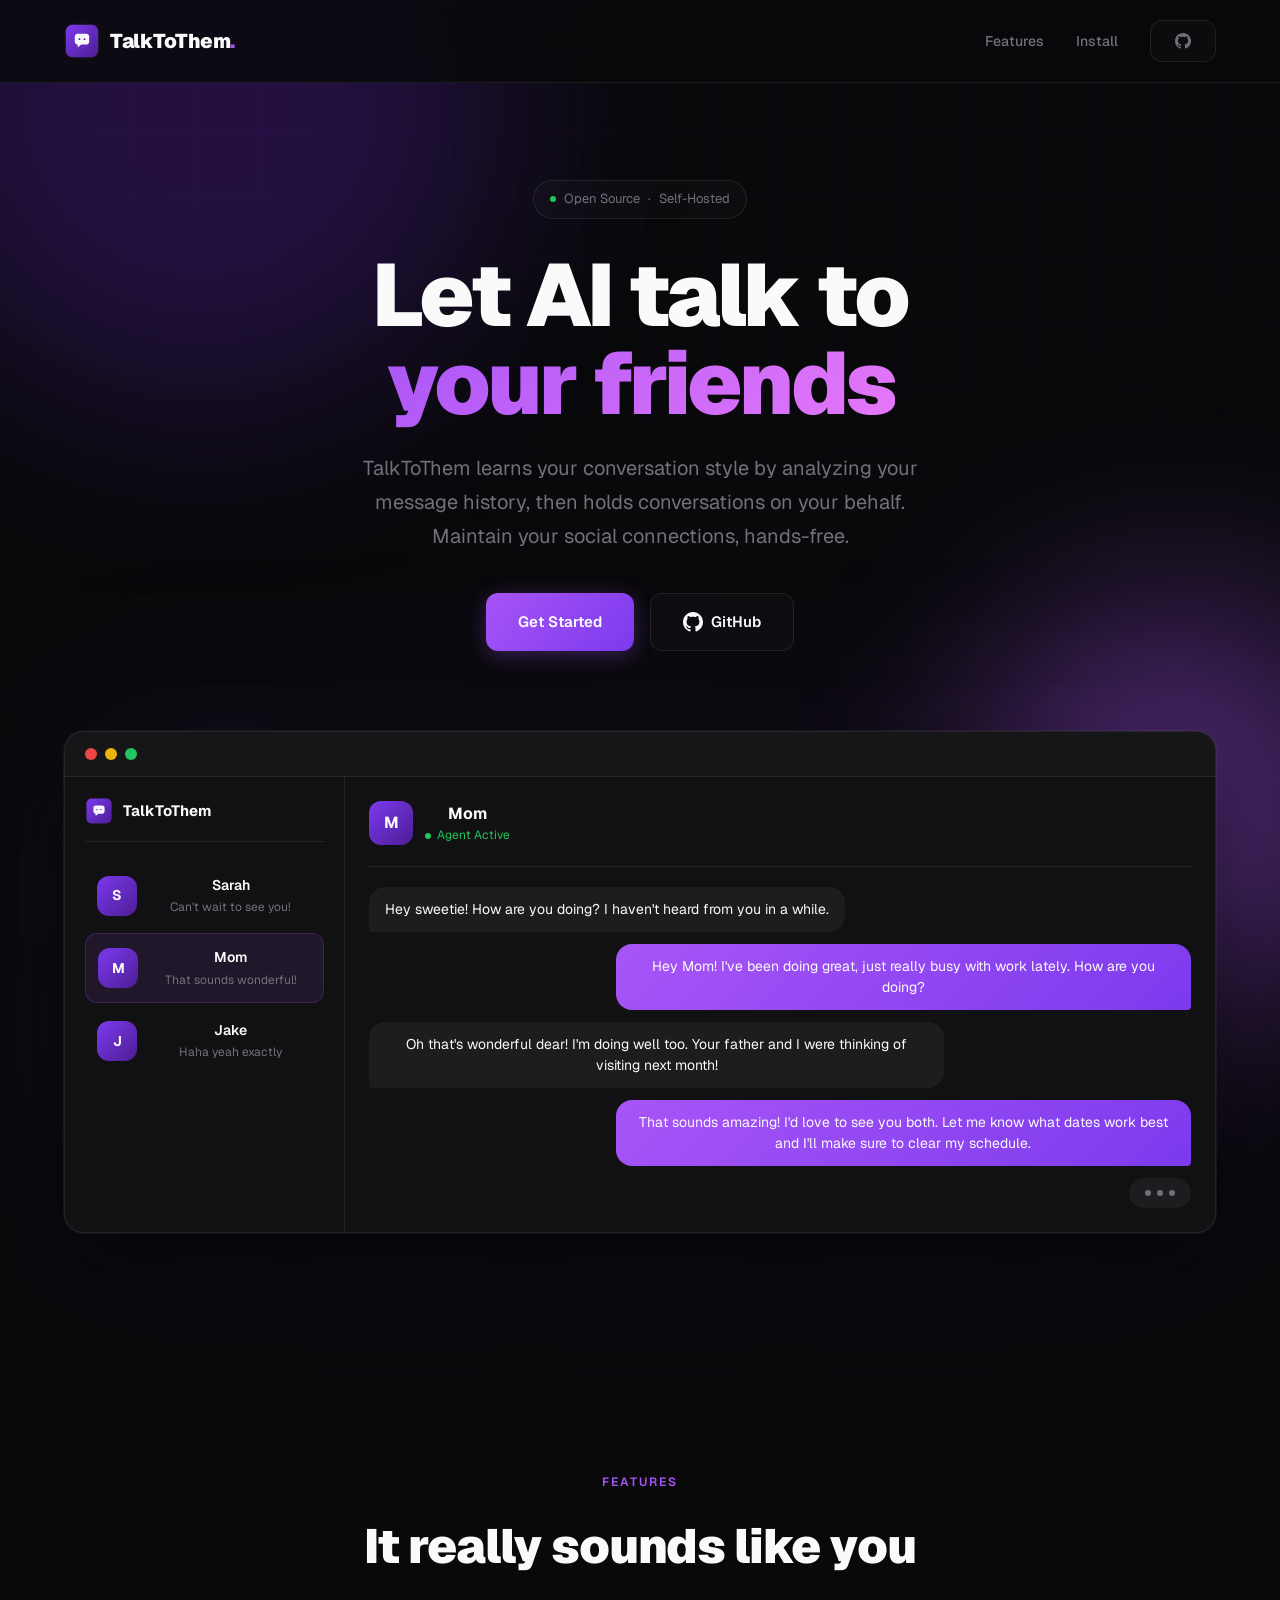
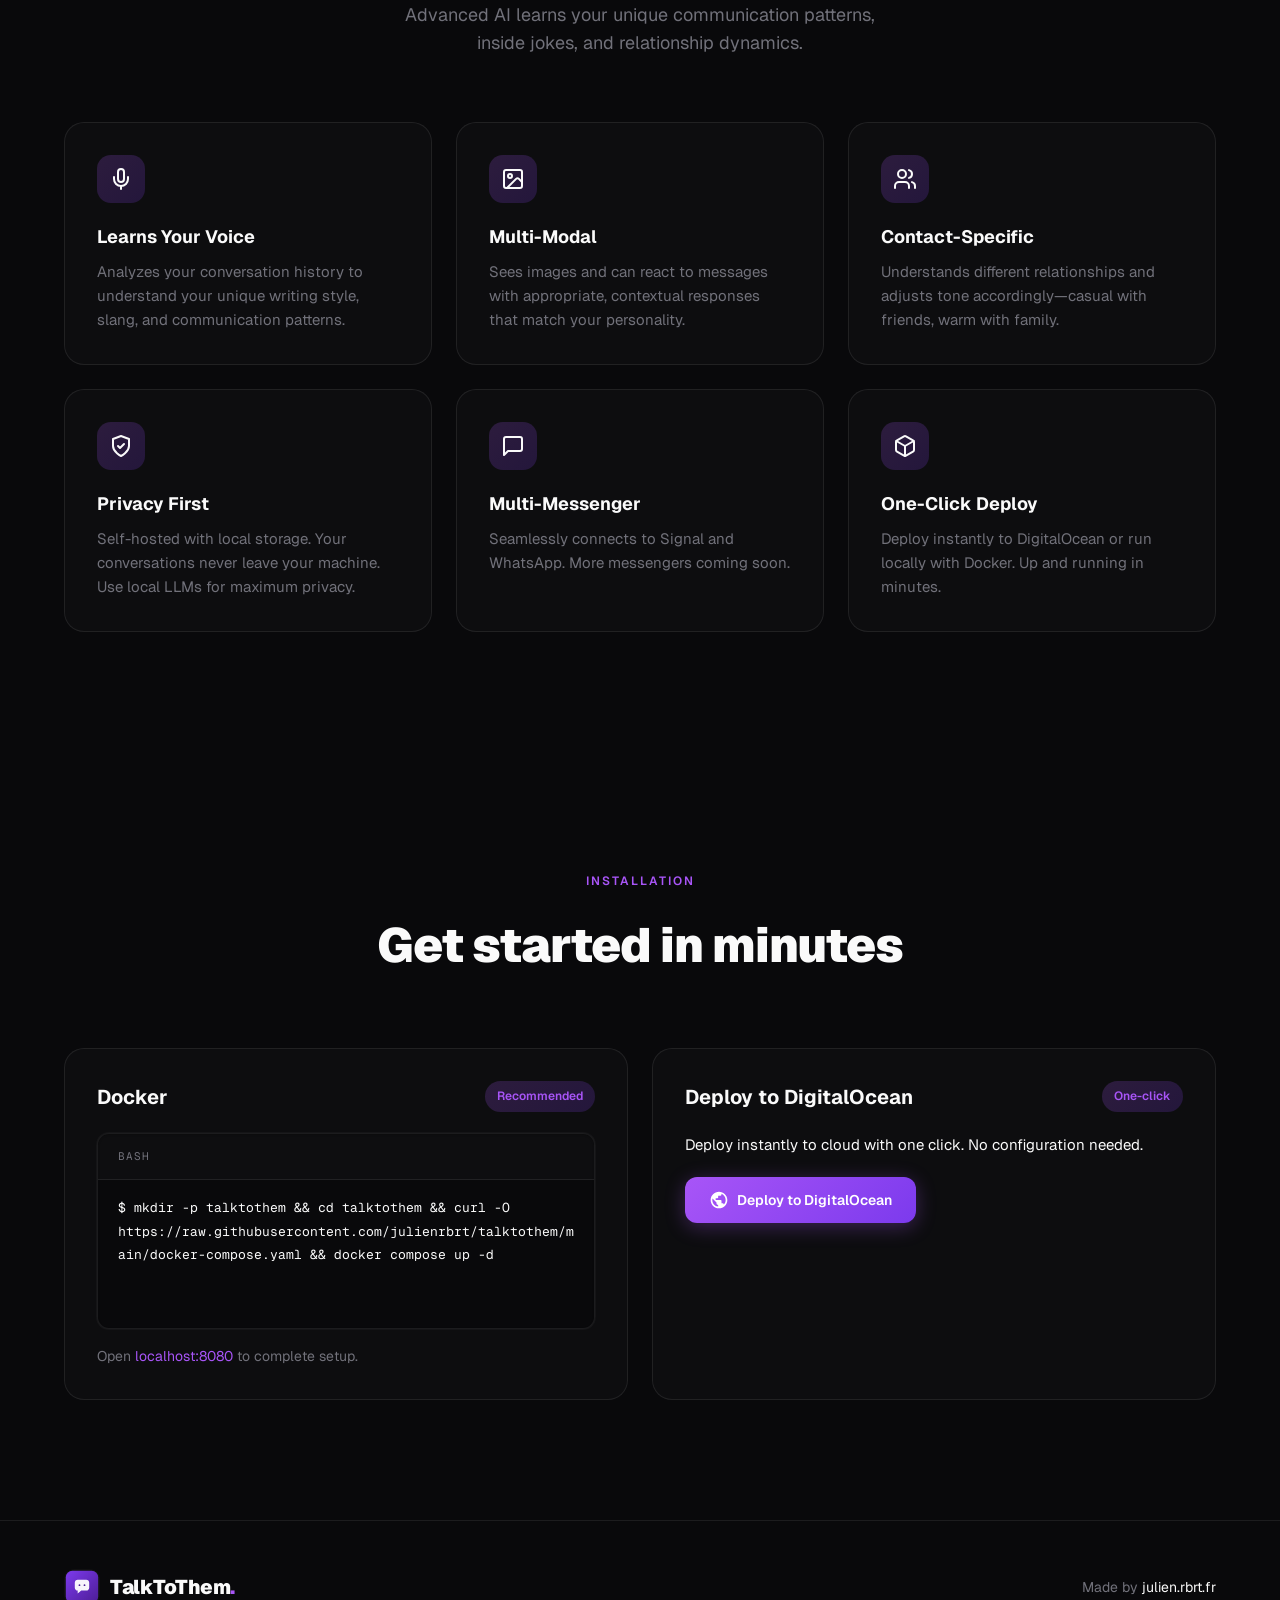
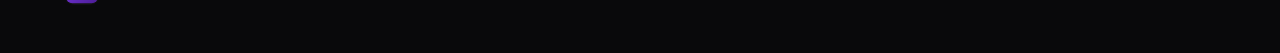
<file: web/index.html>
<!doctype html>
<html lang="en">
    <head>
        <meta charset="UTF-8" />
        <meta name="viewport" content="width=device-width, initial-scale=1.0" />
        <title>TalkToThem — An AI That Talks to Your Friends For You</title>
        <meta
            name="description"
            content="TalkToThem learns your conversation style and can hold conversations on your behalf. Let AI maintain your social connections."
        />
        <link rel="icon" type="image/svg+xml" href="favicon.svg" />
        <link rel="preconnect" href="https://fonts.googleapis.com" />
        <link rel="preconnect" href="https://fonts.gstatic.com" crossorigin />
        <link
            href="https://fonts.googleapis.com/css2?family=Geist:wght@400;500;700;900&family=Geist+Mono:wght@400;500&display=swap"
            rel="stylesheet"
        />
        <link rel="stylesheet" href="style.css" />
    </head>
    <body>
        <div class="bg-grid"></div>
        <div class="orb orb-1"></div>
        <div class="orb orb-2"></div>

        <nav>
            <div class="container">
                <a href="#" class="logo">
                    <img src="favicon.svg" alt="TalkToThem" />
                    <span class="logo-text">TalkToThem<span>.</span></span>
                </a>
                <div class="nav-links">
                    <a href="#features">Features</a>
                    <a href="#install">Install</a>
                    <a
                        href="https://github.com/julienrbrt/talktothem"
                        class="btn btn-secondary"
                        id="nav-stars-count"
                    >
                        <svg width="16" height="16"><use href="icons.svg#icon-github"/></svg>
                        <span id="nav-stars-container">
                            <span id="nav-stars-number">—</span>
                        <svg
                            width="16"
                            height="16"
                        ><use href="icons.svg#icon-star"/></svg>
                        </span>
                    </a>
                </div>
            </div>
        </nav>

        <section class="hero">
            <div class="container">
                <div class="hero-badge fade-in">
                    <span class="dot"></span>
                    <span>Open Source</span>
                    <span>·</span>
                    <span>Self-Hosted</span>
                </div>
                <h1 class="fade-in delay-1">
                    Let AI talk to<br />
                    <span class="accent">your friends</span>
                </h1>
                <p class="fade-in delay-2">
                    TalkToThem learns your conversation style by analyzing your
                    message history, then holds conversations on your behalf.
                    Maintain your social connections, hands-free.
                </p>
                <div class="hero-buttons fade-in delay-3">
                    <a href="#install" class="btn btn-primary"> Get Started </a>
                    <a
                        href="https://github.com/julienrbrt/talktothem"
                        class="btn btn-secondary"
                    >
                        <svg width="20" height="20"><use href="icons.svg#icon-github"/></svg>
                        GitHub
                    </a>
                </div>

                <div class="preview fade-in delay-4">
                    <div class="preview-window">
                        <div class="preview-header">
                            <div class="preview-dot"></div>
                            <div class="preview-dot"></div>
                            <div class="preview-dot"></div>
                        </div>
                        <div class="preview-content">
                            <div class="preview-sidebar">
                                <div class="preview-sidebar-header">
                                    <img src="favicon.svg" alt="" />
                                    <span>TalkToThem</span>
                                </div>
                                <div class="preview-contact">
                                    <div class="preview-avatar">S</div>
                                    <div class="preview-contact-info">
                                        <div class="preview-contact-name">
                                            Sarah
                                        </div>
                                        <div class="preview-contact-preview">
                                            Can't wait to see you!
                                        </div>
                                    </div>
                                </div>
                                <div class="preview-contact active">
                                    <div class="preview-avatar">M</div>
                                    <div class="preview-contact-info">
                                        <div class="preview-contact-name">
                                            Mom
                                        </div>
                                        <div class="preview-contact-preview">
                                            That sounds wonderful!
                                        </div>
                                    </div>
                                </div>
                                <div class="preview-contact">
                                    <div class="preview-avatar">J</div>
                                    <div class="preview-contact-info">
                                        <div class="preview-contact-name">
                                            Jake
                                        </div>
                                        <div class="preview-contact-preview">
                                            Haha yeah exactly
                                        </div>
                                    </div>
                                </div>
                            </div>
                            <div class="preview-main">
                                <div class="preview-chat-header">
                                    <div class="preview-avatar">M</div>
                                    <div>
                                        <div class="preview-chat-name">Mom</div>
                                        <div class="preview-chat-status">
                                            Agent Active
                                        </div>
                                    </div>
                                </div>
                                <div class="preview-messages">
                                    <div class="preview-message incoming">
                                        Hey sweetie! How are you doing? I
                                        haven't heard from you in a while.
                                    </div>
                                    <div class="preview-message outgoing">
                                        Hey Mom! I've been doing great, just
                                        really busy with work lately. How are
                                        you doing?
                                    </div>
                                    <div class="preview-message incoming">
                                        Oh that's wonderful dear! I'm doing well
                                        too. Your father and I were thinking of
                                        visiting next month!
                                    </div>
                                    <div class="preview-message outgoing">
                                        That sounds amazing! I'd love to see you
                                        both. Let me know what dates work best
                                        and I'll make sure to clear my schedule.
                                    </div>
                                    <div class="preview-typing">
                                        <span></span>
                                        <span></span>
                                        <span></span>
                                    </div>
                                </div>
                            </div>
                        </div>
                    </div>
                </div>
            </div>
        </section>

        <section class="features" id="features">
            <div class="container">
                <div class="section-header">
                    <div class="section-label">Features</div>
                    <h2 class="section-title">It really sounds like you</h2>
                    <p class="section-desc">
                        Advanced AI learns your unique communication patterns,
                        inside jokes, and relationship dynamics.
                    </p>
                </div>

                <div class="features-grid">
                    <div class="feature-card">
                        <div class="feature-icon">
                            <svg width="24" height="24"><use href="icons.svg#icon-mic"/></svg>
                        </div>
                        <h3 class="feature-title">Learns Your Voice</h3>
                        <p class="feature-desc">
                            Analyzes your conversation history to understand
                            your unique writing style, slang, and communication
                            patterns.
                        </p>
                    </div>

                    <div class="feature-card">
                        <div class="feature-icon">
                            <svg width="24" height="24"><use href="icons.svg#icon-image"/></svg>
                        </div>
                        <h3 class="feature-title">Multi-Modal</h3>
                        <p class="feature-desc">
                            Sees images and can react to messages with
                            appropriate, contextual responses that match your
                            personality.
                        </p>
                    </div>

                    <div class="feature-card">
                        <div class="feature-icon">
                            <svg width="24" height="24"><use href="icons.svg#icon-users"/></svg>
                        </div>
                        <h3 class="feature-title">Contact-Specific</h3>
                        <p class="feature-desc">
                            Understands different relationships and adjusts tone
                            accordingly—casual with friends, warm with family.
                        </p>
                    </div>

                    <div class="feature-card">
                        <div class="feature-icon">
                            <svg width="24" height="24"><use href="icons.svg#icon-shield"/></svg>
                        </div>
                        <h3 class="feature-title">Privacy First</h3>
                        <p class="feature-desc">
                            Self-hosted with local storage. Your conversations
                            never leave your machine. Use local LLMs for maximum
                            privacy.
                        </p>
                    </div>

                    <div class="feature-card">
                        <div class="feature-icon">
                            <svg width="24" height="24"><use href="icons.svg#icon-message"/></svg>
                        </div>
                        <h3 class="feature-title">Multi-Messenger</h3>
                        <p class="feature-desc">
                            Seamlessly connects to Signal and WhatsApp. More
                            messengers coming soon.
                        </p>
                    </div>

                    <div class="feature-card">
                        <div class="feature-icon">
                            <svg width="24" height="24"><use href="icons.svg#icon-package"/></svg>
                        </div>
                        <h3 class="feature-title">One-Click Deploy</h3>
                        <p class="feature-desc">
                            Deploy instantly to DigitalOcean or run locally with
                            Docker. Up and running in minutes.
                        </p>
                    </div>
                </div>
            </div>
        </section>

        <section class="how-it-works" id="install">
            <div class="container">
                <div class="section-header">
                    <div class="section-label">Installation</div>
                    <h2 class="section-title">Get started in minutes</h2>
                </div>

                <div class="install-options">
                    <div class="install-option">
                        <div class="install-header">
                            <h3>Docker</h3>
                            <span class="install-badge">Recommended</span>
                        </div>
                        <pre><code>$ mkdir -p talktothem && cd talktothem && curl -O https://raw.githubusercontent.com/julienrbrt/talktothem/main/docker-compose.yaml && docker compose up -d</code>
                        </pre>
                        <p class="install-note">
                            Open
                            <a href="http://localhost:8080">localhost:8080</a>
                            to complete setup.
                        </p>
                    </div>

                    <div class="install-option">
                        <div class="install-header">
                            <h3>Deploy to DigitalOcean</h3>
                            <span class="install-badge">One-click</span>
                        </div>
                        <p class="install-desc">
                            Deploy instantly to cloud with one click. No
                            configuration needed.
                        </p>
                        <a
                            href="https://cloud.digitalocean.com/apps/new?repo=https://github.com/julienrbrt/talktothem/tree/main"
                            class="btn btn-primary"
                            target="_blank"
                        >
                        <svg width="20" height="20"><use href="icons.svg#icon-globe"/></svg>
                            Deploy to DigitalOcean
                        </a>
                    </div>
                </div>
            </div>
        </section>

        <footer>
            <div class="container">
                <a href="#" class="logo">
                    <img src="favicon.svg" alt="TalkToThem" />
                    <span class="logo-text">TalkToThem<span>.</span></span>
                </a>
                <p class="footer-made-by">
                    Made by <a href="https://julien.rbrt.fr">julien.rbrt.fr</a>
                </p>
            </div>
        </footer>

        <script>
            async function fetchStars() {
                try {
                    const response = await fetch(
                        "https://api.github.com/repos/julienrbrt/talktothem",
                    );
                    const data = await response.json();
                    const stars = data.stargazers_count;
                    const formatted =
                        stars >= 1000 ? (stars / 1000).toFixed(1) + "k" : stars;

                    const navStarsContainer = document.getElementById(
                        "nav-stars-container",
                    );
                    if (stars > 1) {
                        document.getElementById(
                            "nav-stars-number",
                        ).textContent = formatted;
                    } else {
                        navStarsContainer.style.display = "none";
                    }

                    document.getElementById("stars-number").textContent =
                        formatted;
                } catch (e) {
                    document.getElementById(
                        "nav-stars-container",
                    ).style.display = "none";
                    document.getElementById("stars-number").textContent = "—";
                }
            }
            fetchStars();
        </script>
    </body>
</html>
</file>
<file: web/style.css>
:root {
    --bg: #09090b;
    --bg-elevated: #111113;
    --fg: #fafafa;
    --muted: #71717a;
    --accent: #a855f7;
    --accent-dark: #7c3aed;
    --accent-darker: #4c1d95;
    --border: rgba(255, 255, 255, 0.08);
    --card: rgba(255, 255, 255, 0.02);
}

*,
*::before,
*::after {
    margin: 0;
    padding: 0;
    box-sizing: border-box;
}

html {
    scroll-behavior: smooth;
}

body {
    font-family:
        "Geist",
        -apple-system,
        BlinkMacSystemFont,
        sans-serif;
    background: var(--bg);
    color: var(--fg);
    line-height: 1.6;
    overflow-x: hidden;
}

/* Background grid pattern */
.bg-grid {
    position: fixed;
    inset: 0;
    background-image:
        linear-gradient(rgba(168, 85, 247, 0.03) 1px, transparent 1px),
        linear-gradient(90deg, rgba(168, 85, 247, 0.03) 1px, transparent 1px);
    background-size: 64px 64px;
    mask-image: radial-gradient(
        ellipse 80% 60% at 50% 0%,
        black 40%,
        transparent 100%
    );
    pointer-events: none;
    z-index: 0;
}

/* Gradient orbs */
.orb {
    position: fixed;
    border-radius: 50%;
    filter: blur(100px);
    opacity: 0.4;
    pointer-events: none;
    z-index: 0;
}

.orb-1 {
    width: 600px;
    height: 600px;
    background: var(--accent-darker);
    top: -200px;
    left: -100px;
    animation: float 20s ease-in-out infinite;
}

.orb-2 {
    width: 400px;
    height: 400px;
    background: var(--accent);
    bottom: -100px;
    right: -100px;
    animation: float 25s ease-in-out infinite reverse;
}

@keyframes float {
    0%,
    100% {
        transform: translate(0, 0) scale(1);
    }
    33% {
        transform: translate(30px, -30px) scale(1.05);
    }
    66% {
        transform: translate(-20px, 20px) scale(0.95);
    }
}

/* Container */
.container {
    max-width: 1200px;
    margin: 0 auto;
    padding: 0 24px;
    position: relative;
    z-index: 1;
}

/* Navigation */
nav {
    position: fixed;
    top: 0;
    left: 0;
    right: 0;
    z-index: 100;
    padding: 20px 0;
    background: rgba(9, 9, 11, 0.8);
    backdrop-filter: blur(20px);
    border-bottom: 1px solid var(--border);
}

nav .container {
    display: flex;
    align-items: center;
    justify-content: space-between;
}

.logo {
    display: flex;
    align-items: center;
    gap: 10px;
    text-decoration: none;
    color: var(--fg);
}

.logo img {
    width: 36px;
    height: 36px;
    border-radius: 10px;
}

.logo-text {
    font-size: 20px;
    font-weight: 900;
    letter-spacing: -0.5px;
}

.logo-text span {
    color: var(--accent);
}

.nav-links {
    display: flex;
    align-items: center;
    gap: 32px;
}

.nav-links a {
    color: var(--muted);
    text-decoration: none;
    font-size: 14px;
    font-weight: 500;
    transition: color 0.2s;
}

.nav-links a:hover {
    color: var(--fg);
}

.btn {
    display: inline-flex;
    align-items: center;
    justify-content: center;
    gap: 8px;
    padding: 12px 24px;
    border-radius: 12px;
    font-size: 14px;
    font-weight: 600;
    text-decoration: none;
    transition: all 0.2s;
    cursor: pointer;
    border: none;
}

.btn-primary {
    background: linear-gradient(
        135deg,
        var(--accent) 0%,
        var(--accent-dark) 100%
    );
    color: white;
    box-shadow: 0 4px 20px rgba(168, 85, 247, 0.3);
}

.btn-primary:hover {
    transform: translateY(-2px);
    box-shadow: 0 8px 30px rgba(168, 85, 247, 0.4);
}

.btn-secondary {
    background: var(--card);
    color: var(--fg);
    border: 1px solid var(--border);
}

.btn-secondary:hover {
    background: rgba(255, 255, 255, 0.05);
    border-color: rgba(255, 255, 255, 0.15);
}

/* Hero */
.hero {
    padding: 180px 0 120px;
    text-align: center;
}

.hero-badge {
    display: inline-flex;
    align-items: center;
    gap: 8px;
    padding: 8px 16px;
    background: var(--card);
    border: 1px solid var(--border);
    border-radius: 100px;
    font-size: 13px;
    color: var(--muted);
    margin-bottom: 32px;
}

.hero-badge .dot {
    width: 6px;
    height: 6px;
    background: #22c55e;
    border-radius: 50%;
    animation: pulse 2s ease-in-out infinite;
}

@keyframes pulse {
    0%,
    100% {
        opacity: 1;
    }
    50% {
        opacity: 0.5;
    }
}

.hero h1 {
    font-size: clamp(48px, 10vw, 88px);
    font-weight: 900;
    letter-spacing: -3px;
    line-height: 1;
    margin-bottom: 24px;
}

.hero h1 .accent {
    background: linear-gradient(135deg, var(--accent) 0%, #e879f9 100%);
    -webkit-background-clip: text;
    -webkit-text-fill-color: transparent;
    background-clip: text;
}

.hero p {
    font-size: 20px;
    color: var(--muted);
    max-width: 600px;
    margin: 0 auto 40px;
    line-height: 1.7;
}

.hero-buttons {
    display: flex;
    gap: 16px;
    justify-content: center;
    flex-wrap: wrap;
}

.hero-buttons .btn {
    padding: 16px 32px;
    font-size: 15px;
}

/* Preview */
.preview {
    margin-top: 80px;
    position: relative;
}

.preview-window {
    background: var(--bg-elevated);
    border: 1px solid var(--border);
    border-radius: 20px;
    overflow: hidden;
    box-shadow:
        0 0 0 1px rgba(255, 255, 255, 0.05),
        0 40px 80px rgba(0, 0, 0, 0.5),
        0 0 200px rgba(168, 85, 247, 0.1);
}

.preview-header {
    display: flex;
    align-items: center;
    gap: 8px;
    padding: 16px 20px;
    background: rgba(255, 255, 255, 0.02);
    border-bottom: 1px solid var(--border);
}

.preview-dot {
    width: 12px;
    height: 12px;
    border-radius: 50%;
    background: #3f3f46;
}

.preview-dot:first-child {
    background: #ef4444;
}
.preview-dot:nth-child(2) {
    background: #eab308;
}
.preview-dot:nth-child(3) {
    background: #22c55e;
}

.preview-content {
    display: grid;
    grid-template-columns: 280px 1fr;
    min-height: 400px;
}

.preview-sidebar {
    border-right: 1px solid var(--border);
    padding: 20px;
}

.preview-sidebar-header {
    display: flex;
    align-items: center;
    gap: 10px;
    margin-bottom: 20px;
    padding-bottom: 16px;
    border-bottom: 1px solid var(--border);
}

.preview-sidebar-header img {
    width: 28px;
    height: 28px;
    border-radius: 8px;
}

.preview-sidebar-header span {
    font-weight: 700;
    font-size: 15px;
}

.preview-contact {
    display: flex;
    align-items: center;
    gap: 12px;
    padding: 12px;
    border-radius: 12px;
    margin-bottom: 4px;
    cursor: pointer;
    transition: background 0.2s;
}

.preview-contact:hover {
    background: rgba(255, 255, 255, 0.03);
}

.preview-contact.active {
    background: rgba(168, 85, 247, 0.1);
    border: 1px solid rgba(168, 85, 247, 0.2);
}

.preview-avatar {
    width: 40px;
    height: 40px;
    border-radius: 12px;
    background: linear-gradient(
        135deg,
        var(--accent-dark) 0%,
        var(--accent-darker) 100%
    );
    display: flex;
    align-items: center;
    justify-content: center;
    font-weight: 700;
    font-size: 14px;
}

.preview-contact-info {
    flex: 1;
    min-width: 0;
}

.preview-contact-name {
    font-weight: 600;
    font-size: 14px;
    margin-bottom: 2px;
}

.preview-contact-preview {
    font-size: 12px;
    color: var(--muted);
    white-space: nowrap;
    overflow: hidden;
    text-overflow: ellipsis;
}

.preview-main {
    padding: 24px;
    display: flex;
    flex-direction: column;
}

.preview-chat-header {
    display: flex;
    align-items: center;
    gap: 12px;
    padding-bottom: 20px;
    border-bottom: 1px solid var(--border);
    margin-bottom: 20px;
}

.preview-chat-header .preview-avatar {
    width: 44px;
    height: 44px;
    font-size: 16px;
}

.preview-chat-name {
    font-weight: 700;
    font-size: 16px;
}

.preview-chat-status {
    font-size: 12px;
    color: #22c55e;
    display: flex;
    align-items: center;
    gap: 6px;
}

.preview-chat-status::before {
    content: "";
    width: 6px;
    height: 6px;
    background: #22c55e;
    border-radius: 50%;
}

.preview-messages {
    flex: 1;
    display: flex;
    flex-direction: column;
    gap: 12px;
}

.preview-message {
    max-width: 70%;
    padding: 12px 16px;
    border-radius: 16px;
    font-size: 14px;
    line-height: 1.5;
}

.preview-message.incoming {
    align-self: flex-start;
    background: rgba(255, 255, 255, 0.05);
    border-bottom-left-radius: 4px;
}

.preview-message.outgoing {
    align-self: flex-end;
    background: linear-gradient(
        135deg,
        var(--accent) 0%,
        var(--accent-dark) 100%
    );
    border-bottom-right-radius: 4px;
}

.preview-typing {
    display: flex;
    align-items: center;
    gap: 6px;
    padding: 12px 16px;
    background: rgba(255, 255, 255, 0.05);
    border-radius: 16px;
    width: fit-content;
    align-self: flex-end;
}

.preview-typing span {
    width: 6px;
    height: 6px;
    background: var(--muted);
    border-radius: 50%;
    animation: typing 1.4s ease-in-out infinite;
}

.preview-typing span:nth-child(2) {
    animation-delay: 0.2s;
}
.preview-typing span:nth-child(3) {
    animation-delay: 0.4s;
}

@keyframes typing {
    0%,
    60%,
    100% {
        transform: translateY(0);
    }
    30% {
        transform: translateY(-4px);
    }
}

/* Features */
.features {
    padding: 120px 0;
}

.section-header {
    text-align: center;
    margin-bottom: 64px;
}

.section-label {
    font-size: 12px;
    font-weight: 600;
    text-transform: uppercase;
    letter-spacing: 2px;
    color: var(--accent);
    margin-bottom: 16px;
}

.section-title {
    font-size: clamp(32px, 5vw, 48px);
    font-weight: 900;
    letter-spacing: -1px;
    margin-bottom: 16px;
}

.section-desc {
    font-size: 18px;
    color: var(--muted);
    max-width: 500px;
    margin: 0 auto;
}

.features-grid {
    display: grid;
    grid-template-columns: repeat(auto-fit, minmax(320px, 1fr));
    gap: 24px;
}

.feature-card {
    padding: 32px;
    background: var(--card);
    border: 1px solid var(--border);
    border-radius: 20px;
    transition: all 0.3s;
}

.feature-card:hover {
    background: rgba(255, 255, 255, 0.03);
    border-color: rgba(168, 85, 247, 0.3);
    transform: translateY(-4px);
}

.feature-icon {
    width: 48px;
    height: 48px;
    background: linear-gradient(
        135deg,
        rgba(168, 85, 247, 0.2) 0%,
        rgba(124, 58, 237, 0.2) 100%
    );
    border-radius: 14px;
    display: flex;
    align-items: center;
    justify-content: center;
    margin-bottom: 20px;
}

.feature-icon svg {
    width: 24px;
    height: 24px;
    stroke: var(--accent);
}

.feature-title {
    font-size: 18px;
    font-weight: 700;
    margin-bottom: 8px;
}

.feature-desc {
    font-size: 15px;
    color: var(--muted);
    line-height: 1.6;
}

/* How it works */
.how-it-works {
    padding: 120px 0;
}

/* Install options */
.install-options {
    display: grid;
    grid-template-columns: repeat(auto-fit, minmax(400px, 1fr));
    gap: 24px;
    margin-top: 48px;
}

.install-option {
    background: var(--card);
    border: 1px solid var(--border);
    border-radius: 20px;
    padding: 32px;
    transition: all 0.3s;
    position: relative;
    overflow: hidden;
}

.install-option:hover {
    border-color: rgba(168, 85, 247, 0.3);
    transform: translateY(-2px);
    box-shadow: 0 8px 30px rgba(168, 85, 247, 0.1);
}

.install-option:hover::before {
    opacity: 1;
}

.install-header {
    display: flex;
    align-items: center;
    justify-content: space-between;
    margin-bottom: 20px;
}

.install-header h3 {
    font-size: 20px;
    font-weight: 700;
}

.install-badge {
    font-size: 12px;
    font-weight: 600;
    padding: 6px 12px;
    background: linear-gradient(
        135deg,
        rgba(168, 85, 247, 0.2) 0%,
        rgba(124, 58, 237, 0.2) 100%
    );
    color: var(--accent);
    border-radius: 100px;
}

.install-option pre {
    background: var(--bg);
    border: 1px solid var(--border);
    border-radius: 12px;
    padding: 0;
    overflow-x: auto;
    position: relative;
    box-shadow:
        inset 0 1px 2px rgba(0, 0, 0, 0.3),
        0 0 0 1px rgba(255, 255, 255, 0.03);
    transition: all 0.3s;
}

.install-option pre::-webkit-scrollbar {
    height: 8px;
}

.install-option pre::-webkit-scrollbar-track {
    background: var(--bg);
}

.install-option pre::-webkit-scrollbar-thumb {
    background: rgba(255, 255, 255, 0.1);
    border-radius: 4px;
}

.install-option pre::-webkit-scrollbar-thumb:hover {
    background: rgba(168, 85, 247, 0.3);
}

.install-option pre:hover {
    border-color: rgba(168, 85, 247, 0.2);
    box-shadow:
        inset 0 1px 2px rgba(0, 0, 0, 0.3),
        0 0 20px rgba(168, 85, 247, 0.1);
}

.install-option pre::before {
    content: "bash";
    display: flex;
    align-items: center;
    padding: 14px 20px;
    font-size: 11px;
    color: var(--muted);
    font-family: "Geist Mono", monospace;
    text-transform: uppercase;
    letter-spacing: 1px;
    border-bottom: 1px solid var(--border);
    background: rgba(255, 255, 255, 0.02);
}

.install-option pre .copy-btn {
    position: absolute;
    top: 12px;
    right: 12px;
    background: rgba(255, 255, 255, 0.05);
    border: 1px solid var(--border);
    color: var(--muted);
    padding: 6px 12px;
    border-radius: 8px;
    font-size: 12px;
    font-weight: 500;
    cursor: pointer;
    transition: all 0.2s;
    font-family: "Geist", sans-serif;
    display: flex;
    align-items: center;
    gap: 6px;
    z-index: 10;
}

.install-option pre .copy-btn:hover {
    background: rgba(168, 85, 247, 0.2);
    border-color: rgba(168, 85, 247, 0.4);
    color: var(--fg);
    transform: translateY(-1px);
}

.install-option pre .copy-btn:active {
    transform: translateY(0);
}

.install-option pre .copy-btn.copied {
    background: rgba(34, 197, 94, 0.15);
    border-color: rgba(34, 197, 94, 0.4);
    color: #22c55e;
}

.install-option pre .copy-btn svg {
    width: 14px;
    height: 14px;
}

.install-option pre code {
    font-family: "Geist Mono", monospace;
    font-size: 13px;
    color: var(--fg);
    line-height: 1.8;
    display: block;
    padding: 16px 20px 20px;
    background: transparent;
    position: relative;
    white-space: pre-wrap;
    word-wrap: break-word;
}

.install-option pre code::selection {
    background: rgba(168, 85, 247, 0.3);
}

.install-note {
    margin-top: 16px;
    font-size: 14px;
    color: var(--muted);
}

.install-desc {
    margin-bottom: 20px;
    font-size: 15px;
    color: var(--fg);
    line-height: 1.6;
}

.install-note a {
    color: var(--accent);
    text-decoration: none;
}

.install-note a:hover {
    text-decoration: underline;
}

/* Footer */
footer {
    padding: 48px 0;
    border-top: 1px solid var(--border);
}

footer .container {
    display: flex;
    align-items: center;
    justify-content: space-between;
    flex-wrap: wrap;
    gap: 24px;
}

/* Responsive */
@media (max-width: 768px) {
    .nav-links {
        display: none;
    }

    .preview-content {
        grid-template-columns: 1fr;
    }

    .preview-sidebar {
        display: none;
    }

    .hero h1 {
        letter-spacing: -2px;
    }

    footer .container {
        flex-direction: column;
        text-align: center;
    }
}

.footer-made-by {
    color: var(--muted);
    font-size: 14px;
}

.footer-made-by a {
    color: var(--fg);
    text-decoration: none;
    transition: color 0.2s;
}

.footer-made-by a:hover {
    color: var(--accent);
}

/* Animations */
.fade-in {
    opacity: 0;
    transform: translateY(20px);
    animation: fadeIn 0.6s ease forwards;
}

@keyframes fadeIn {
    to {
        opacity: 1;
        transform: translateY(0);
    }
}

.delay-1 {
    animation-delay: 0.1s;
}
.delay-2 {
    animation-delay: 0.2s;
}
.delay-3 {
    animation-delay: 0.3s;
}
.delay-4 {
    animation-delay: 0.4s;
}
</file>
